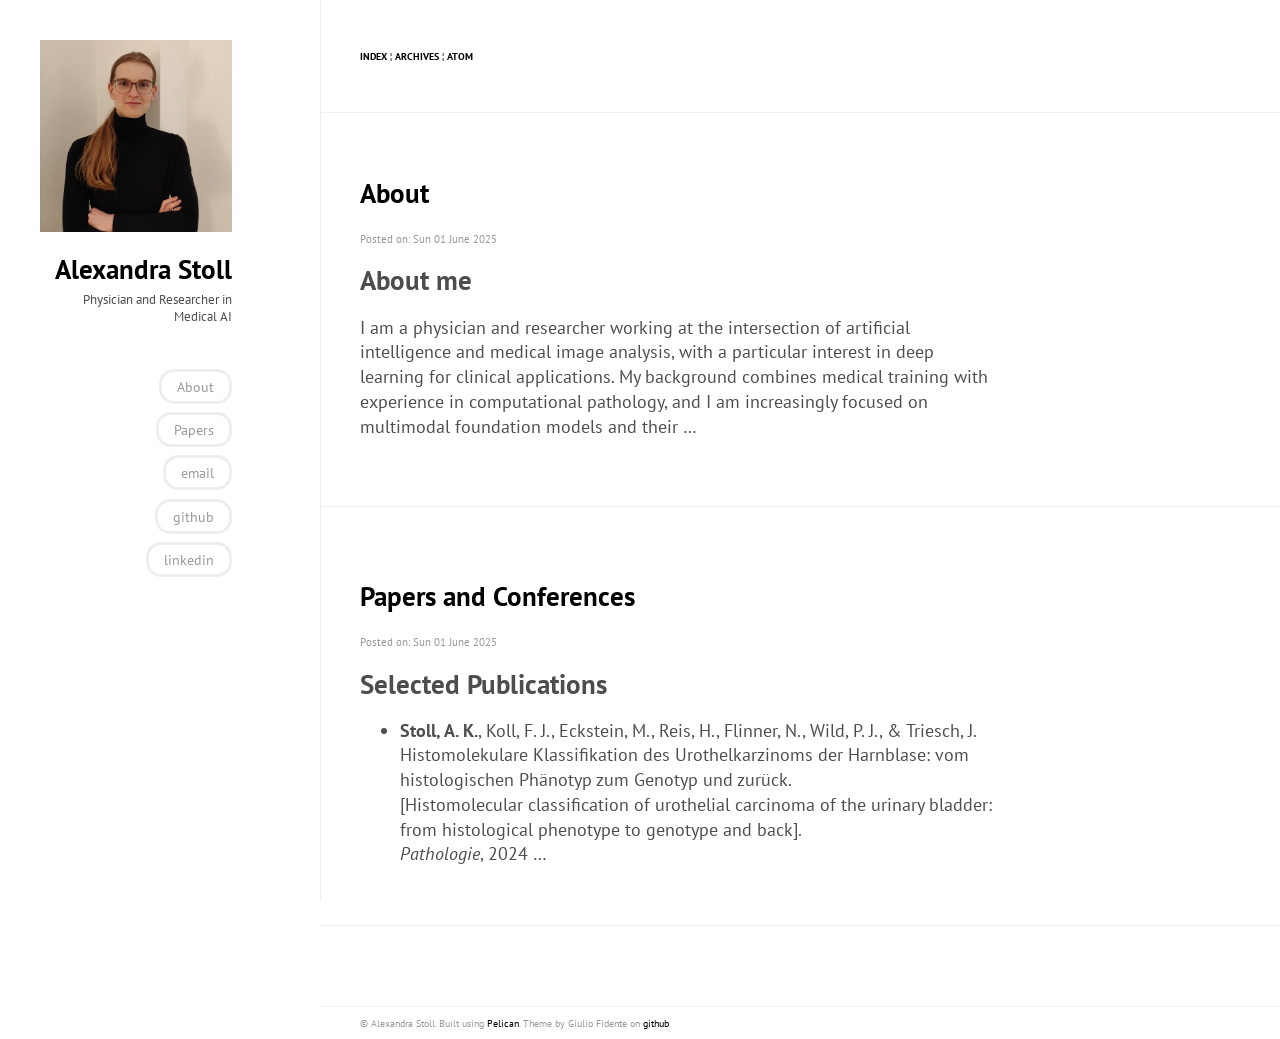
<file: index.html>
<!DOCTYPE html>
<html lang="en">

<head>
  <!-- ## for client-side less
  <link rel="stylesheet/less" type="text/css" href="https://alexandrastoll.github.io/theme/css/style.less">
  <script src="http://cdnjs.cloudflare.com/ajax/libs/less.js/1.7.3/less.min.js" type="text/javascript"></script>
  -->
  <link rel="stylesheet" type="text/css" href="https://alexandrastoll.github.io/theme/css/style.css">
  <link rel="stylesheet" type="text/css" href="https://alexandrastoll.github.io/theme/css/pygments.css">
  <link rel="stylesheet" type="text/css" href="//fonts.googleapis.com/css?family=PT+Sans|PT+Serif|PT+Mono">

  <meta charset="utf-8" />
  <meta name="viewport" content="width=device-width, initial-scale=1.0">
  <meta name="author" content="Alexandra Stoll">
  <meta name="description" content="Posts and writings by Alexandra Stoll">

  <link href="https://alexandrastoll.github.io/feeds/all.atom.xml" type="application/atom+xml" rel="alternate" title="Alexandra Stoll Atom" />


  <title>
    Alexandra Stoll
  </title>

</head>

<body>
  <aside>
    <div id="user_meta">
      <a href="https://alexandrastoll.github.io">
        <img src="/images/my_image.jpg" alt="logo">
      </a>
      <h2><a href="https://alexandrastoll.github.io">Alexandra Stoll</a></h2>
      <p>Physician and Researcher in Medical AI</p>
      <ul>
        <li><a href="/about.html">About</a></li>
        <li><a href="/papers.html">Papers</a></li>
        <li><a href="mailto:alex.stoll93@gmail.com" target="_blank">email</a></li>
        <li><a href="https://github.com/alexandrastoll" target="_blank">github</a></li>
        <li><a href="https://www.linkedin.com/in/alexandra-stoll-569a1498" target="_blank">linkedin</a></li>
      </ul>
    </div>
  </aside>

  <main>
    <header>
      <p>
      <a href="https://alexandrastoll.github.io">Index</a> &brvbar; <a href="https://alexandrastoll.github.io/archives.html">Archives</a>
      &brvbar; <a href="https://alexandrastoll.github.io/feeds/all.atom.xml">Atom</a>
      </p>
    </header>

<article>
  <div class="article_title">
    <h1><a href="https://alexandrastoll.github.io/posts/2025/06/01/About/">About</a></h1>
  </div>
  <div class="article_meta">
    <p>Posted on: Sun 01 June 2025</p>
  </div>
  <div class="article_text">
    <h2>About me</h2>
<p>I am a physician and researcher working at the intersection of artificial intelligence and medical image analysis, with a particular interest in deep learning for clinical applications. My background combines medical training with experience in computational pathology, and I am increasingly focused on multimodal foundation models and their …</p>
  </div>
</article>
<hr />
<article>
  <div class="article_title">
    <h1><a href="https://alexandrastoll.github.io/posts/2025/06/01/papers/">Papers and Conferences</a></h1>
  </div>
  <div class="article_meta">
    <p>Posted on: Sun 01 June 2025</p>
  </div>
  <div class="article_text">
    <h2>Selected Publications</h2>
<ul>
<li>
<p><strong>Stoll, A. K.</strong>, Koll, F. J., Eckstein, M., Reis, H., Flinner, N., Wild, P. J., &amp; Triesch, J. <br>
  Histomolekulare Klassifikation des Urothelkarzinoms der Harnblase: vom histologischen Phänotyp zum Genotyp und zurück.<br>
  [Histomolecular classification of urothelial carcinoma of the urinary bladder: from histological phenotype to genotype and back].<br>
<em>Pathologie</em>, 2024 …</p></li></ul>
  </div>
</article>

<footer>
<div id="paginator">

</div>
</footer>

    <div id="ending_message">
      <p>&copy; Alexandra Stoll. Built using <a href="http://getpelican.com" target="_blank">Pelican</a>. Theme by Giulio Fidente on <a href="https://github.com/gfidente/pelican-svbhack" target="_blank">github</a>. </p>
    </div>
  </main>
</body>
</html>
</file>
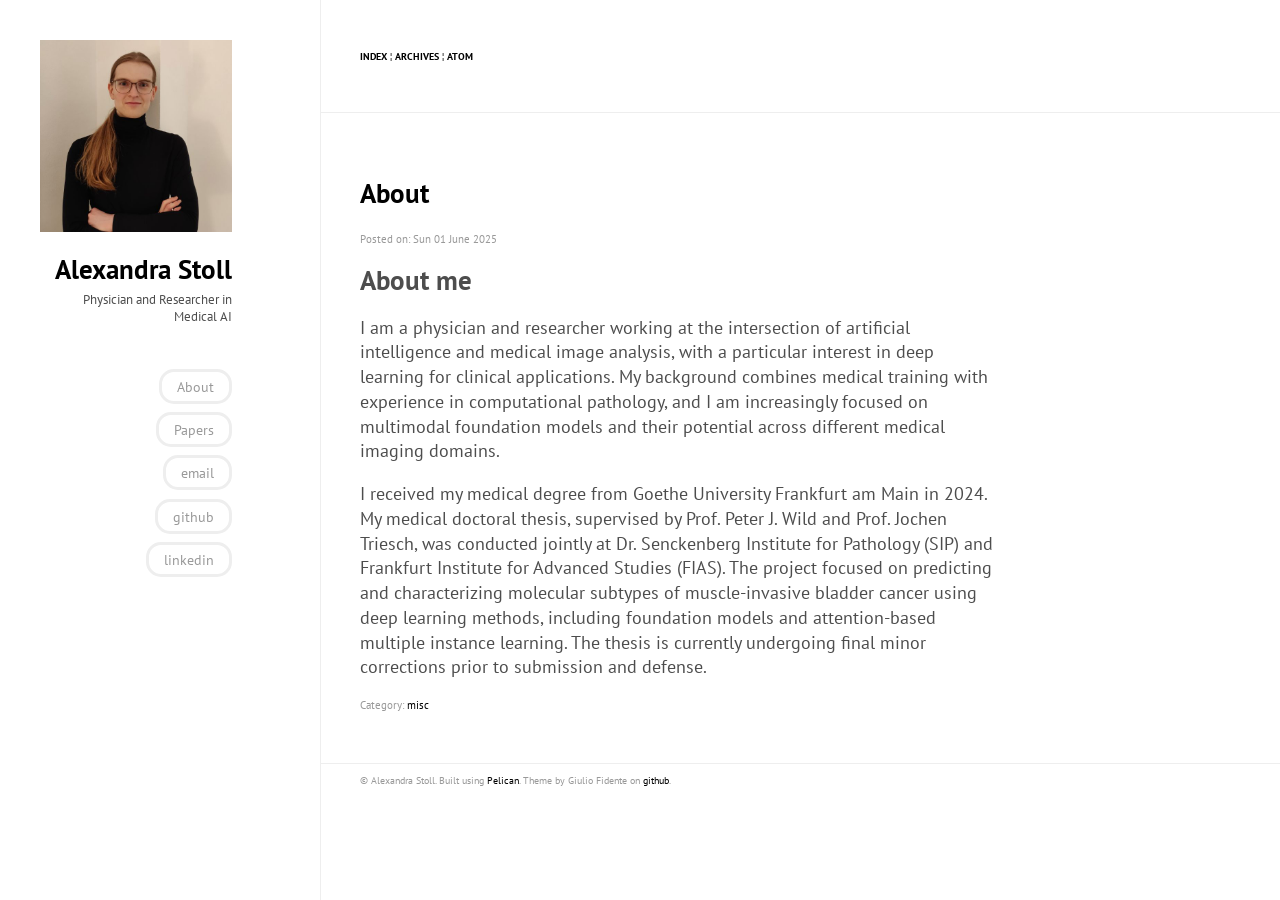
<file: about.html>
<!DOCTYPE html>
<html lang="en">

<head>
  <!-- ## for client-side less
  <link rel="stylesheet/less" type="text/css" href="https://alexandrastoll.github.io/theme/css/style.less">
  <script src="http://cdnjs.cloudflare.com/ajax/libs/less.js/1.7.3/less.min.js" type="text/javascript"></script>
  -->
  <link rel="stylesheet" type="text/css" href="https://alexandrastoll.github.io/theme/css/style.css">
  <link rel="stylesheet" type="text/css" href="https://alexandrastoll.github.io/theme/css/pygments.css">
  <link rel="stylesheet" type="text/css" href="//fonts.googleapis.com/css?family=PT+Sans|PT+Serif|PT+Mono">

  <meta charset="utf-8" />
  <meta name="viewport" content="width=device-width, initial-scale=1.0">
  <meta name="author" content="Alexandra Stoll">
  <meta name="description" content="Posts and writings by Alexandra Stoll">

  <link href="https://alexandrastoll.github.io/feeds/all.atom.xml" type="application/atom+xml" rel="alternate" title="Alexandra Stoll Atom" />

<meta name="keywords" content="">

  <title>
    Alexandra Stoll
&ndash; About  </title>

</head>

<body>
  <aside>
    <div id="user_meta">
      <a href="https://alexandrastoll.github.io">
        <img src="/images/my_image.jpg" alt="logo">
      </a>
      <h2><a href="https://alexandrastoll.github.io">Alexandra Stoll</a></h2>
      <p>Physician and Researcher in Medical AI</p>
      <ul>
        <li><a href="/about.html">About</a></li>
        <li><a href="/papers.html">Papers</a></li>
        <li><a href="mailto:alex.stoll93@gmail.com" target="_blank">email</a></li>
        <li><a href="https://github.com/alexandrastoll" target="_blank">github</a></li>
        <li><a href="https://www.linkedin.com/in/alexandra-stoll-569a1498" target="_blank">linkedin</a></li>
      </ul>
    </div>
  </aside>

  <main>
    <header>
      <p>
      <a href="https://alexandrastoll.github.io">Index</a> &brvbar; <a href="https://alexandrastoll.github.io/archives.html">Archives</a>
      &brvbar; <a href="https://alexandrastoll.github.io/feeds/all.atom.xml">Atom</a>
      </p>
    </header>

<article>
  <div class="article_title">
    <h1><a href="https://alexandrastoll.github.io/posts/2025/06/01/About/">About</a></h1>
  </div>
  <div class="article_meta">
    <p>Posted on: Sun 01 June 2025</p>
  </div>
  <div class="article_text">
    <h2>About me</h2>
<p>I am a physician and researcher working at the intersection of artificial intelligence and medical image analysis, with a particular interest in deep learning for clinical applications. My background combines medical training with experience in computational pathology, and I am increasingly focused on multimodal foundation models and their potential across different medical imaging domains.</p>
<p>I received my medical degree from Goethe University Frankfurt am Main in 2024.
My medical doctoral thesis, supervised by Prof. Peter J. Wild and Prof. Jochen Triesch, was conducted jointly at Dr. Senckenberg Institute for Pathology (SIP) and Frankfurt Institute for Advanced Studies (FIAS). The project focused on predicting and characterizing molecular subtypes of muscle-invasive bladder cancer using deep learning methods, including foundation models and attention-based multiple instance learning.
The thesis is currently undergoing final minor corrections prior to submission and defense.</p>
  </div>
  <div class="article_meta">
    <p>Category: <a href="https://alexandrastoll.github.io/category/misc.html">misc</a>
    </p>
  </div>


</article>


    <div id="ending_message">
      <p>&copy; Alexandra Stoll. Built using <a href="http://getpelican.com" target="_blank">Pelican</a>. Theme by Giulio Fidente on <a href="https://github.com/gfidente/pelican-svbhack" target="_blank">github</a>. </p>
    </div>
  </main>
</body>
</html>
</file>
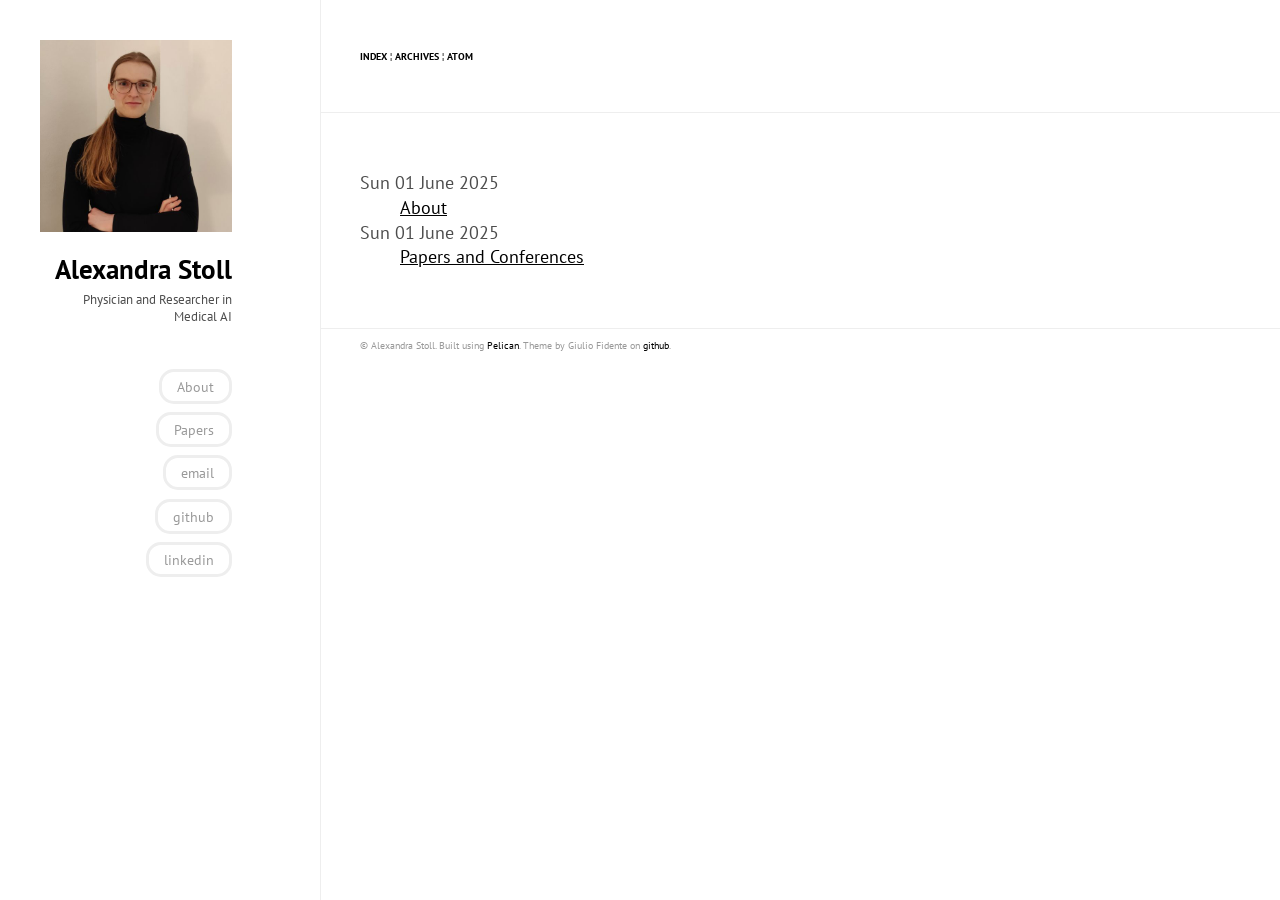
<file: archives.html>
<!DOCTYPE html>
<html lang="en">

<head>
  <!-- ## for client-side less
  <link rel="stylesheet/less" type="text/css" href="https://alexandrastoll.github.io/theme/css/style.less">
  <script src="http://cdnjs.cloudflare.com/ajax/libs/less.js/1.7.3/less.min.js" type="text/javascript"></script>
  -->
  <link rel="stylesheet" type="text/css" href="https://alexandrastoll.github.io/theme/css/style.css">
  <link rel="stylesheet" type="text/css" href="https://alexandrastoll.github.io/theme/css/pygments.css">
  <link rel="stylesheet" type="text/css" href="//fonts.googleapis.com/css?family=PT+Sans|PT+Serif|PT+Mono">

  <meta charset="utf-8" />
  <meta name="viewport" content="width=device-width, initial-scale=1.0">
  <meta name="author" content="Alexandra Stoll">
  <meta name="description" content="Posts and writings by Alexandra Stoll">

  <link href="https://alexandrastoll.github.io/feeds/all.atom.xml" type="application/atom+xml" rel="alternate" title="Alexandra Stoll Atom" />


  <title>
    Alexandra Stoll
&ndash; Archives  </title>

</head>

<body>
  <aside>
    <div id="user_meta">
      <a href="https://alexandrastoll.github.io">
        <img src="/images/my_image.jpg" alt="logo">
      </a>
      <h2><a href="https://alexandrastoll.github.io">Alexandra Stoll</a></h2>
      <p>Physician and Researcher in Medical AI</p>
      <ul>
        <li><a href="/about.html">About</a></li>
        <li><a href="/papers.html">Papers</a></li>
        <li><a href="mailto:alex.stoll93@gmail.com" target="_blank">email</a></li>
        <li><a href="https://github.com/alexandrastoll" target="_blank">github</a></li>
        <li><a href="https://www.linkedin.com/in/alexandra-stoll-569a1498" target="_blank">linkedin</a></li>
      </ul>
    </div>
  </aside>

  <main>
    <header>
      <p>
      <a href="https://alexandrastoll.github.io">Index</a> &brvbar; <a href="https://alexandrastoll.github.io/archives.html">Archives</a>
      &brvbar; <a href="https://alexandrastoll.github.io/feeds/all.atom.xml">Atom</a>
      </p>
    </header>

<article>
  <div class="article_text">
    <dl>
      <dt>Sun 01 June 2025</dt>
      <dd><a href="https://alexandrastoll.github.io/posts/2025/06/01/About/">About</a></dd>
      <dt>Sun 01 June 2025</dt>
      <dd><a href="https://alexandrastoll.github.io/posts/2025/06/01/papers/">Papers and Conferences</a></dd>
    </dl>
  </div>
</article>


    <div id="ending_message">
      <p>&copy; Alexandra Stoll. Built using <a href="http://getpelican.com" target="_blank">Pelican</a>. Theme by Giulio Fidente on <a href="https://github.com/gfidente/pelican-svbhack" target="_blank">github</a>. </p>
    </div>
  </main>
</body>
</html>
</file>
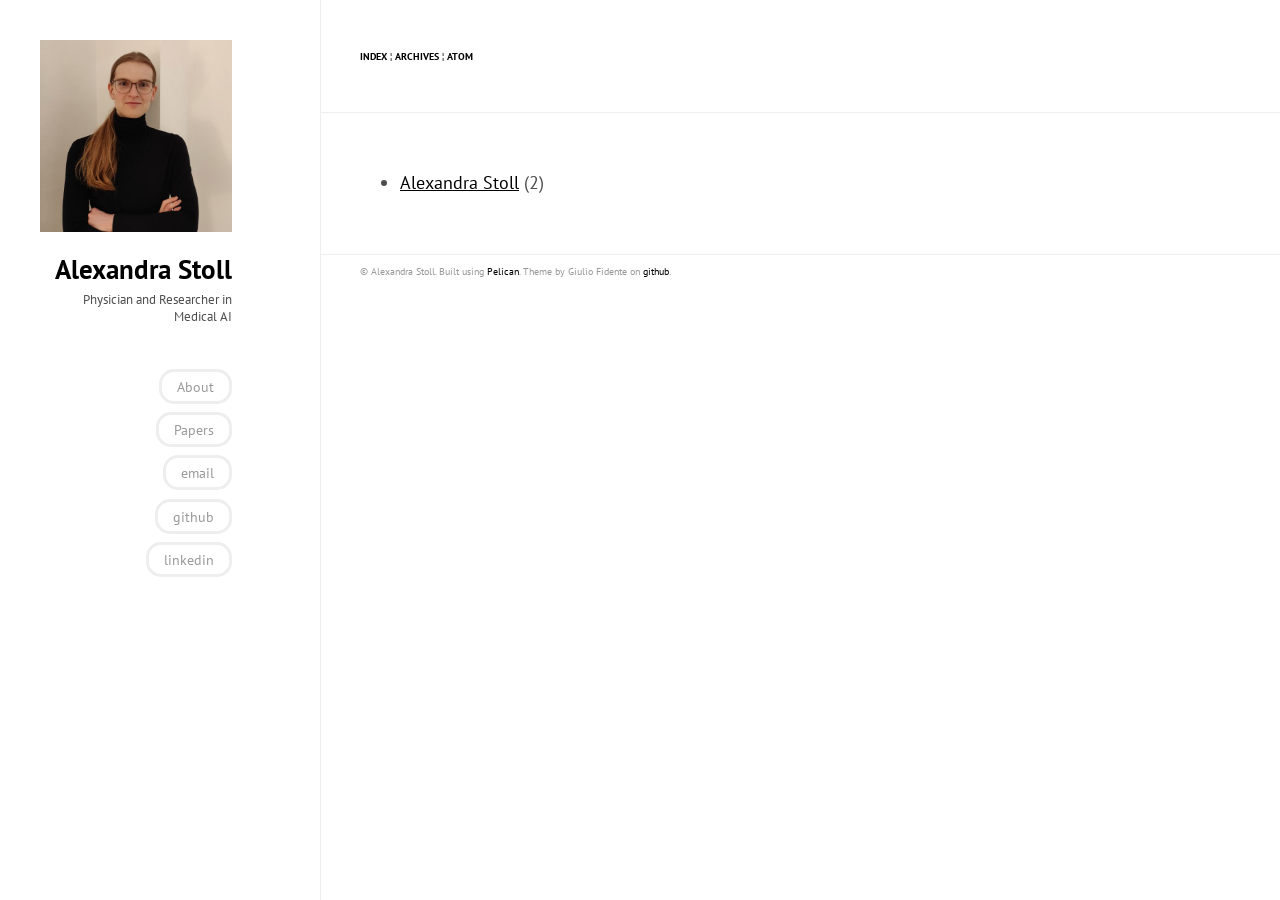
<file: authors.html>
<!DOCTYPE html>
<html lang="en">

<head>
  <!-- ## for client-side less
  <link rel="stylesheet/less" type="text/css" href="https://alexandrastoll.github.io/theme/css/style.less">
  <script src="http://cdnjs.cloudflare.com/ajax/libs/less.js/1.7.3/less.min.js" type="text/javascript"></script>
  -->
  <link rel="stylesheet" type="text/css" href="https://alexandrastoll.github.io/theme/css/style.css">
  <link rel="stylesheet" type="text/css" href="https://alexandrastoll.github.io/theme/css/pygments.css">
  <link rel="stylesheet" type="text/css" href="//fonts.googleapis.com/css?family=PT+Sans|PT+Serif|PT+Mono">

  <meta charset="utf-8" />
  <meta name="viewport" content="width=device-width, initial-scale=1.0">
  <meta name="author" content="Alexandra Stoll">
  <meta name="description" content="Posts and writings by Alexandra Stoll">

  <link href="https://alexandrastoll.github.io/feeds/all.atom.xml" type="application/atom+xml" rel="alternate" title="Alexandra Stoll Atom" />


  <title>
    Alexandra Stoll
&ndash; Authors  </title>

</head>

<body>
  <aside>
    <div id="user_meta">
      <a href="https://alexandrastoll.github.io">
        <img src="/images/my_image.jpg" alt="logo">
      </a>
      <h2><a href="https://alexandrastoll.github.io">Alexandra Stoll</a></h2>
      <p>Physician and Researcher in Medical AI</p>
      <ul>
        <li><a href="/about.html">About</a></li>
        <li><a href="/papers.html">Papers</a></li>
        <li><a href="mailto:alex.stoll93@gmail.com" target="_blank">email</a></li>
        <li><a href="https://github.com/alexandrastoll" target="_blank">github</a></li>
        <li><a href="https://www.linkedin.com/in/alexandra-stoll-569a1498" target="_blank">linkedin</a></li>
      </ul>
    </div>
  </aside>

  <main>
    <header>
      <p>
      <a href="https://alexandrastoll.github.io">Index</a> &brvbar; <a href="https://alexandrastoll.github.io/archives.html">Archives</a>
      &brvbar; <a href="https://alexandrastoll.github.io/feeds/all.atom.xml">Atom</a>
      </p>
    </header>

<article>
  <div class="article_text">
    <ul>
      <li><a href="https://alexandrastoll.github.io/author/alexandra-stoll.html">Alexandra Stoll</a> (2)</li>
    </ul>
  </div>
</article>


    <div id="ending_message">
      <p>&copy; Alexandra Stoll. Built using <a href="http://getpelican.com" target="_blank">Pelican</a>. Theme by Giulio Fidente on <a href="https://github.com/gfidente/pelican-svbhack" target="_blank">github</a>. </p>
    </div>
  </main>
</body>
</html>
</file>
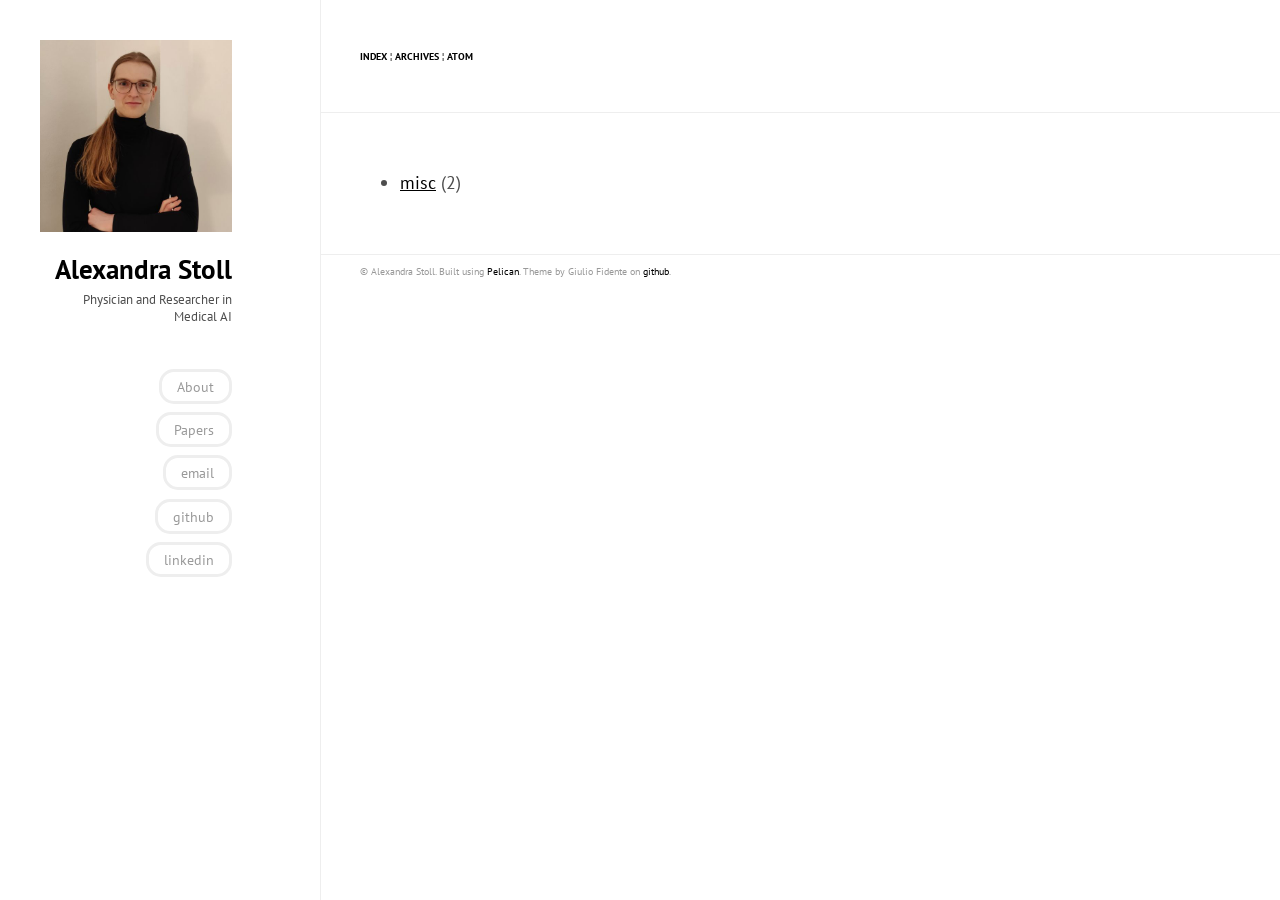
<file: categories.html>
<!DOCTYPE html>
<html lang="en">

<head>
  <!-- ## for client-side less
  <link rel="stylesheet/less" type="text/css" href="https://alexandrastoll.github.io/theme/css/style.less">
  <script src="http://cdnjs.cloudflare.com/ajax/libs/less.js/1.7.3/less.min.js" type="text/javascript"></script>
  -->
  <link rel="stylesheet" type="text/css" href="https://alexandrastoll.github.io/theme/css/style.css">
  <link rel="stylesheet" type="text/css" href="https://alexandrastoll.github.io/theme/css/pygments.css">
  <link rel="stylesheet" type="text/css" href="//fonts.googleapis.com/css?family=PT+Sans|PT+Serif|PT+Mono">

  <meta charset="utf-8" />
  <meta name="viewport" content="width=device-width, initial-scale=1.0">
  <meta name="author" content="Alexandra Stoll">
  <meta name="description" content="Posts and writings by Alexandra Stoll">

  <link href="https://alexandrastoll.github.io/feeds/all.atom.xml" type="application/atom+xml" rel="alternate" title="Alexandra Stoll Atom" />


  <title>
    Alexandra Stoll
&ndash; Categories  </title>

</head>

<body>
  <aside>
    <div id="user_meta">
      <a href="https://alexandrastoll.github.io">
        <img src="/images/my_image.jpg" alt="logo">
      </a>
      <h2><a href="https://alexandrastoll.github.io">Alexandra Stoll</a></h2>
      <p>Physician and Researcher in Medical AI</p>
      <ul>
        <li><a href="/about.html">About</a></li>
        <li><a href="/papers.html">Papers</a></li>
        <li><a href="mailto:alex.stoll93@gmail.com" target="_blank">email</a></li>
        <li><a href="https://github.com/alexandrastoll" target="_blank">github</a></li>
        <li><a href="https://www.linkedin.com/in/alexandra-stoll-569a1498" target="_blank">linkedin</a></li>
      </ul>
    </div>
  </aside>

  <main>
    <header>
      <p>
      <a href="https://alexandrastoll.github.io">Index</a> &brvbar; <a href="https://alexandrastoll.github.io/archives.html">Archives</a>
      &brvbar; <a href="https://alexandrastoll.github.io/feeds/all.atom.xml">Atom</a>
      </p>
    </header>

<article>
  <div class="article_text">
    <ul>
      <li><a href="https://alexandrastoll.github.io/category/misc.html">misc</a> (2)</li>
    </ul>
  </div>
</article>


    <div id="ending_message">
      <p>&copy; Alexandra Stoll. Built using <a href="http://getpelican.com" target="_blank">Pelican</a>. Theme by Giulio Fidente on <a href="https://github.com/gfidente/pelican-svbhack" target="_blank">github</a>. </p>
    </div>
  </main>
</body>
</html>
</file>
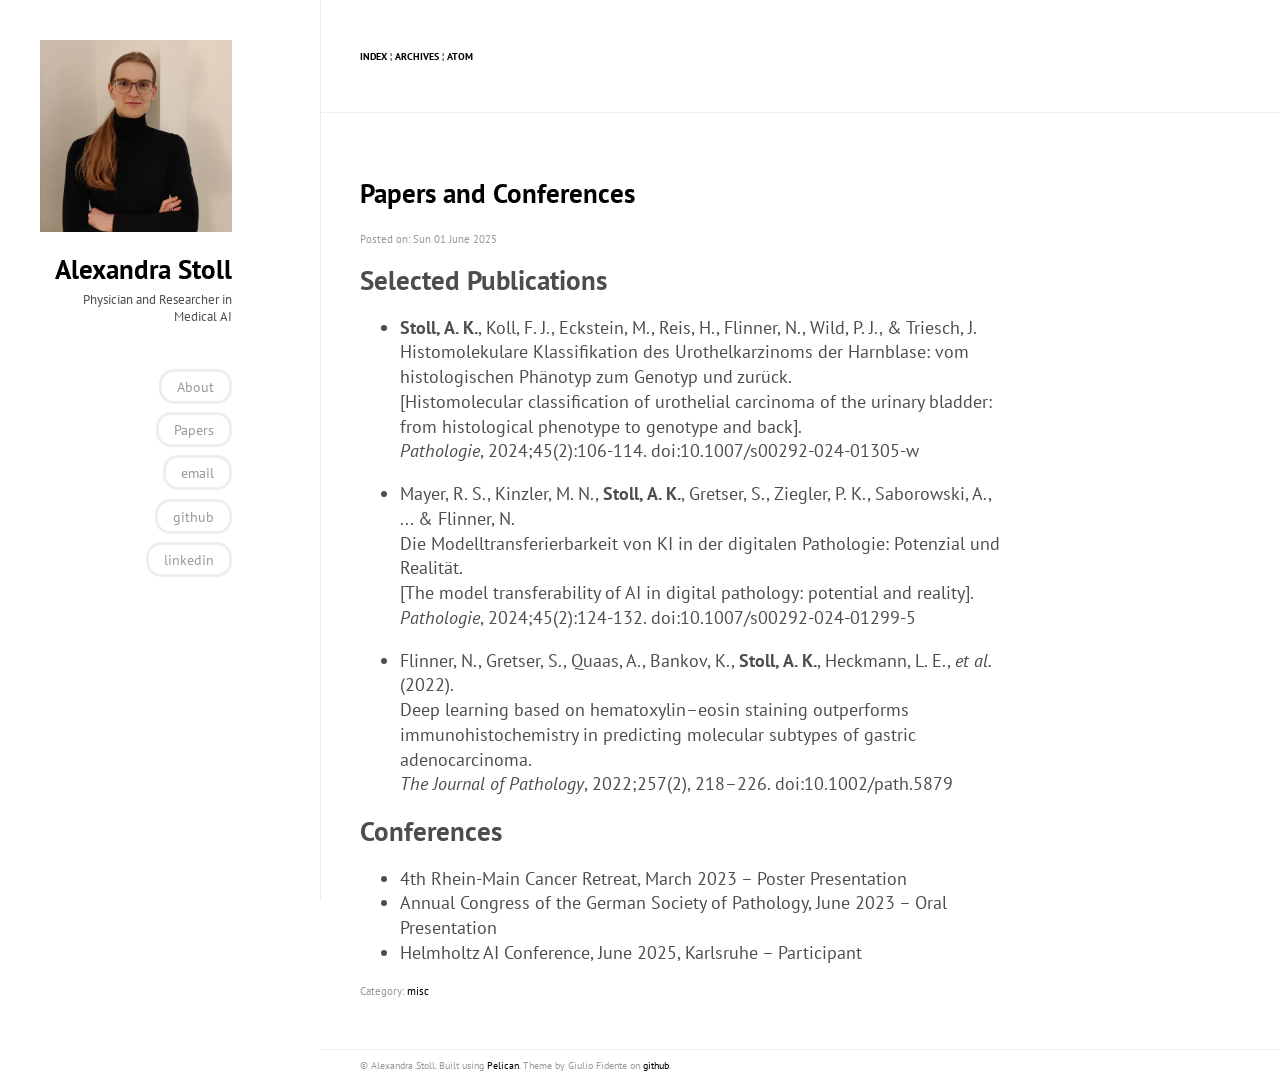
<file: papers.html>
<!DOCTYPE html>
<html lang="en">

<head>
  <!-- ## for client-side less
  <link rel="stylesheet/less" type="text/css" href="https://alexandrastoll.github.io/theme/css/style.less">
  <script src="http://cdnjs.cloudflare.com/ajax/libs/less.js/1.7.3/less.min.js" type="text/javascript"></script>
  -->
  <link rel="stylesheet" type="text/css" href="https://alexandrastoll.github.io/theme/css/style.css">
  <link rel="stylesheet" type="text/css" href="https://alexandrastoll.github.io/theme/css/pygments.css">
  <link rel="stylesheet" type="text/css" href="//fonts.googleapis.com/css?family=PT+Sans|PT+Serif|PT+Mono">

  <meta charset="utf-8" />
  <meta name="viewport" content="width=device-width, initial-scale=1.0">
  <meta name="author" content="Alexandra Stoll">
  <meta name="description" content="Posts and writings by Alexandra Stoll">

  <link href="https://alexandrastoll.github.io/feeds/all.atom.xml" type="application/atom+xml" rel="alternate" title="Alexandra Stoll Atom" />

<meta name="keywords" content="">

  <title>
    Alexandra Stoll
&ndash; Papers and Conferences  </title>

</head>

<body>
  <aside>
    <div id="user_meta">
      <a href="https://alexandrastoll.github.io">
        <img src="/images/my_image.jpg" alt="logo">
      </a>
      <h2><a href="https://alexandrastoll.github.io">Alexandra Stoll</a></h2>
      <p>Physician and Researcher in Medical AI</p>
      <ul>
        <li><a href="/about.html">About</a></li>
        <li><a href="/papers.html">Papers</a></li>
        <li><a href="mailto:alex.stoll93@gmail.com" target="_blank">email</a></li>
        <li><a href="https://github.com/alexandrastoll" target="_blank">github</a></li>
        <li><a href="https://www.linkedin.com/in/alexandra-stoll-569a1498" target="_blank">linkedin</a></li>
      </ul>
    </div>
  </aside>

  <main>
    <header>
      <p>
      <a href="https://alexandrastoll.github.io">Index</a> &brvbar; <a href="https://alexandrastoll.github.io/archives.html">Archives</a>
      &brvbar; <a href="https://alexandrastoll.github.io/feeds/all.atom.xml">Atom</a>
      </p>
    </header>

<article>
  <div class="article_title">
    <h1><a href="https://alexandrastoll.github.io/posts/2025/06/01/papers/">Papers and Conferences</a></h1>
  </div>
  <div class="article_meta">
    <p>Posted on: Sun 01 June 2025</p>
  </div>
  <div class="article_text">
    <h2>Selected Publications</h2>
<ul>
<li>
<p><strong>Stoll, A. K.</strong>, Koll, F. J., Eckstein, M., Reis, H., Flinner, N., Wild, P. J., &amp; Triesch, J. <br>
  Histomolekulare Klassifikation des Urothelkarzinoms der Harnblase: vom histologischen Phänotyp zum Genotyp und zurück.<br>
  [Histomolecular classification of urothelial carcinoma of the urinary bladder: from histological phenotype to genotype and back].<br>
<em>Pathologie</em>, 2024;45(2):106-114. doi:10.1007/s00292-024-01305-w </p>
</li>
<li>
<p>Mayer, R. S., Kinzler, M. N., <strong>Stoll, A. K.</strong>, Gretser, S., Ziegler, P. K., Saborowski, A., ... &amp; Flinner, N.<br>
  Die Modelltransferierbarkeit von KI in der digitalen Pathologie: Potenzial und Realität.<br>
  [The model transferability of AI in digital pathology: potential and reality].<br>
<em>Pathologie</em>, 2024;45(2):124-132. doi:10.1007/s00292-024-01299-5</p>
</li>
<li>
<p>Flinner, N., Gretser, S., Quaas, A., Bankov, K., <strong>Stoll, A. K.</strong>, Heckmann, L. E., <em>et al.</em> (2022).<br>
  Deep learning based on hematoxylin–eosin staining outperforms immunohistochemistry in predicting molecular subtypes of gastric adenocarcinoma.<br>
<em>The Journal of Pathology</em>, 2022;257(2), 218–226. doi:10.1002/path.5879</p>
</li>
</ul>
<h2>Conferences</h2>
<ul>
<li>4th Rhein-Main Cancer Retreat, March 2023 – Poster Presentation</li>
<li>Annual Congress of the German Society of Pathology, June 2023 – Oral Presentation</li>
<li>Helmholtz AI Conference, June 2025, Karlsruhe – Participant</li>
</ul>
  </div>
  <div class="article_meta">
    <p>Category: <a href="https://alexandrastoll.github.io/category/misc.html">misc</a>
    </p>
  </div>


</article>


    <div id="ending_message">
      <p>&copy; Alexandra Stoll. Built using <a href="http://getpelican.com" target="_blank">Pelican</a>. Theme by Giulio Fidente on <a href="https://github.com/gfidente/pelican-svbhack" target="_blank">github</a>. </p>
    </div>
  </main>
</body>
</html>
</file>
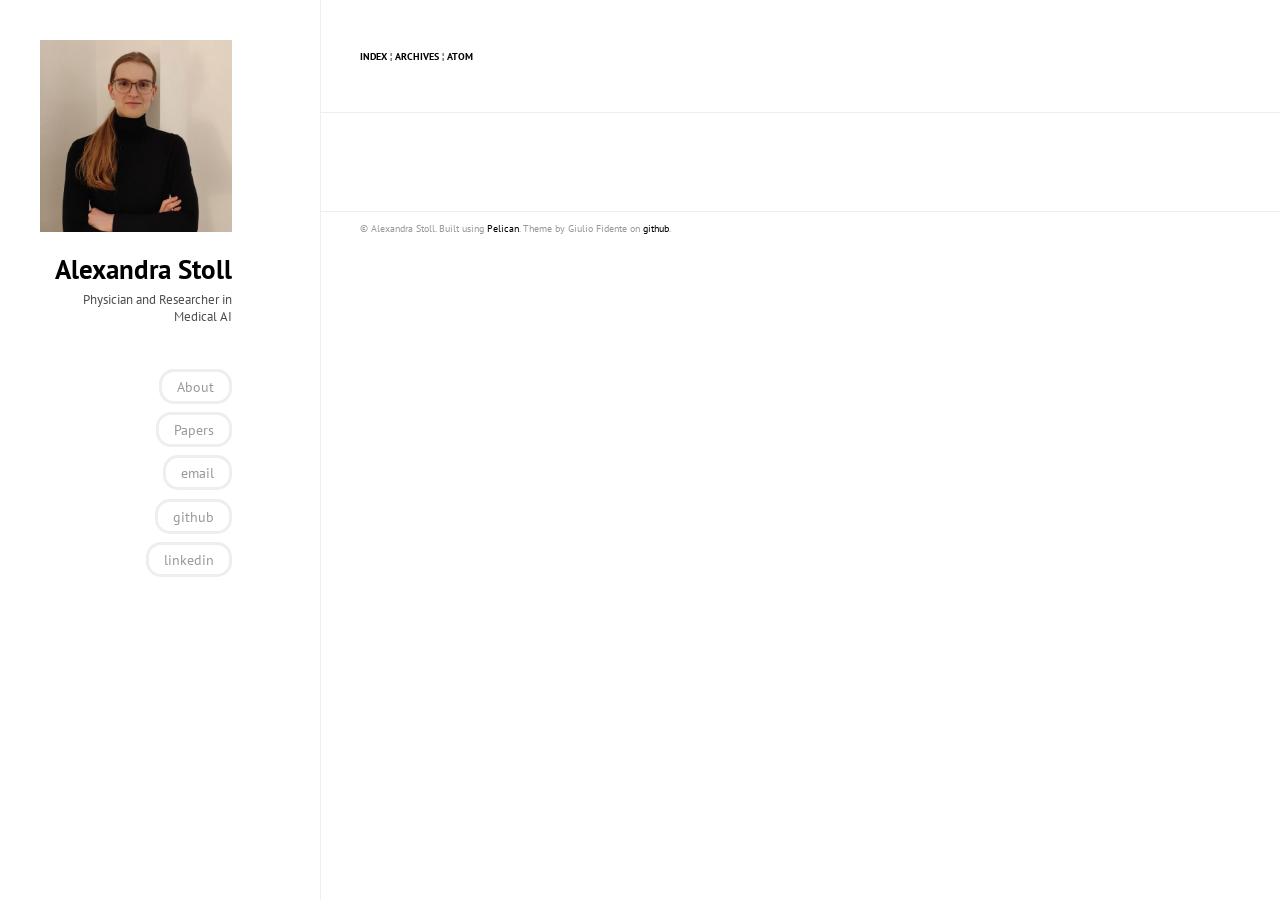
<file: tags.html>
<!DOCTYPE html>
<html lang="en">

<head>
  <!-- ## for client-side less
  <link rel="stylesheet/less" type="text/css" href="https://alexandrastoll.github.io/theme/css/style.less">
  <script src="http://cdnjs.cloudflare.com/ajax/libs/less.js/1.7.3/less.min.js" type="text/javascript"></script>
  -->
  <link rel="stylesheet" type="text/css" href="https://alexandrastoll.github.io/theme/css/style.css">
  <link rel="stylesheet" type="text/css" href="https://alexandrastoll.github.io/theme/css/pygments.css">
  <link rel="stylesheet" type="text/css" href="//fonts.googleapis.com/css?family=PT+Sans|PT+Serif|PT+Mono">

  <meta charset="utf-8" />
  <meta name="viewport" content="width=device-width, initial-scale=1.0">
  <meta name="author" content="Alexandra Stoll">
  <meta name="description" content="Posts and writings by Alexandra Stoll">

  <link href="https://alexandrastoll.github.io/feeds/all.atom.xml" type="application/atom+xml" rel="alternate" title="Alexandra Stoll Atom" />


  <title>
    Alexandra Stoll
&ndash; Tags  </title>

</head>

<body>
  <aside>
    <div id="user_meta">
      <a href="https://alexandrastoll.github.io">
        <img src="/images/my_image.jpg" alt="logo">
      </a>
      <h2><a href="https://alexandrastoll.github.io">Alexandra Stoll</a></h2>
      <p>Physician and Researcher in Medical AI</p>
      <ul>
        <li><a href="/about.html">About</a></li>
        <li><a href="/papers.html">Papers</a></li>
        <li><a href="mailto:alex.stoll93@gmail.com" target="_blank">email</a></li>
        <li><a href="https://github.com/alexandrastoll" target="_blank">github</a></li>
        <li><a href="https://www.linkedin.com/in/alexandra-stoll-569a1498" target="_blank">linkedin</a></li>
      </ul>
    </div>
  </aside>

  <main>
    <header>
      <p>
      <a href="https://alexandrastoll.github.io">Index</a> &brvbar; <a href="https://alexandrastoll.github.io/archives.html">Archives</a>
      &brvbar; <a href="https://alexandrastoll.github.io/feeds/all.atom.xml">Atom</a>
      </p>
    </header>

<article>
  <div class="article_text">
    <ul>    </ul>
  </div>
</article>


    <div id="ending_message">
      <p>&copy; Alexandra Stoll. Built using <a href="http://getpelican.com" target="_blank">Pelican</a>. Theme by Giulio Fidente on <a href="https://github.com/gfidente/pelican-svbhack" target="_blank">github</a>. </p>
    </div>
  </main>
</body>
</html>
</file>
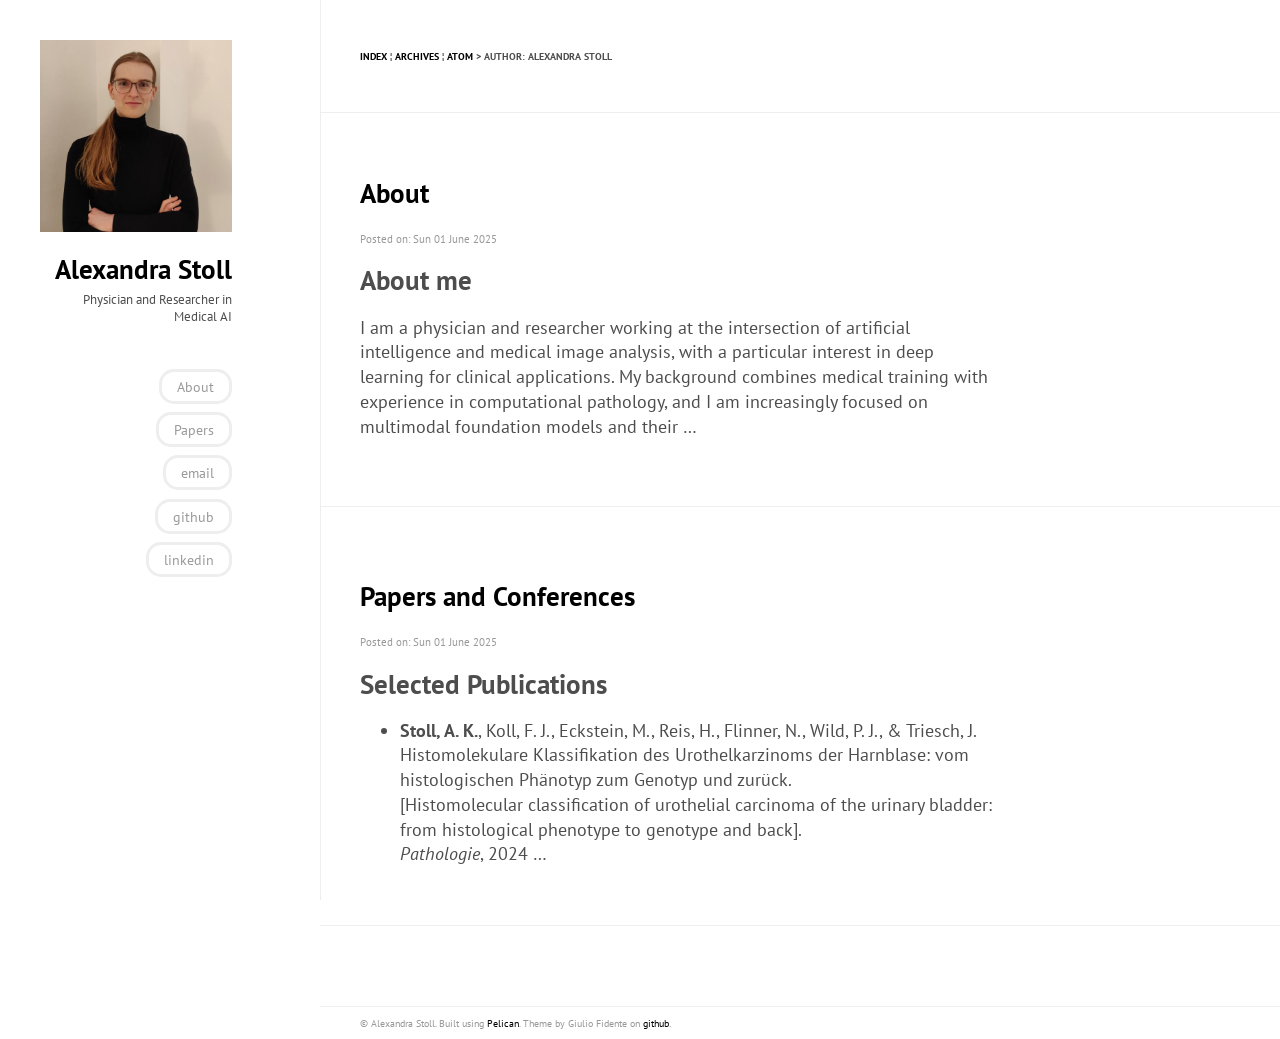
<file: author/alexandra-stoll.html>
<!DOCTYPE html>
<html lang="en">

<head>
  <!-- ## for client-side less
  <link rel="stylesheet/less" type="text/css" href="https://alexandrastoll.github.io/theme/css/style.less">
  <script src="http://cdnjs.cloudflare.com/ajax/libs/less.js/1.7.3/less.min.js" type="text/javascript"></script>
  -->
  <link rel="stylesheet" type="text/css" href="https://alexandrastoll.github.io/theme/css/style.css">
  <link rel="stylesheet" type="text/css" href="https://alexandrastoll.github.io/theme/css/pygments.css">
  <link rel="stylesheet" type="text/css" href="//fonts.googleapis.com/css?family=PT+Sans|PT+Serif|PT+Mono">

  <meta charset="utf-8" />
  <meta name="viewport" content="width=device-width, initial-scale=1.0">
  <meta name="author" content="Alexandra Stoll">
  <meta name="description" content="Posts and writings by Alexandra Stoll">

  <link href="https://alexandrastoll.github.io/feeds/all.atom.xml" type="application/atom+xml" rel="alternate" title="Alexandra Stoll Atom" />


  <title>
    Alexandra Stoll
&ndash; Posts by: Alexandra Stoll  </title>

</head>

<body>
  <aside>
    <div id="user_meta">
      <a href="https://alexandrastoll.github.io">
        <img src="/images/my_image.jpg" alt="logo">
      </a>
      <h2><a href="https://alexandrastoll.github.io">Alexandra Stoll</a></h2>
      <p>Physician and Researcher in Medical AI</p>
      <ul>
        <li><a href="/about.html">About</a></li>
        <li><a href="/papers.html">Papers</a></li>
        <li><a href="mailto:alex.stoll93@gmail.com" target="_blank">email</a></li>
        <li><a href="https://github.com/alexandrastoll" target="_blank">github</a></li>
        <li><a href="https://www.linkedin.com/in/alexandra-stoll-569a1498" target="_blank">linkedin</a></li>
      </ul>
    </div>
  </aside>

  <main>
    <header>
      <p>
      <a href="https://alexandrastoll.github.io">Index</a> &brvbar; <a href="https://alexandrastoll.github.io/archives.html">Archives</a>
      &brvbar; <a href="https://alexandrastoll.github.io/feeds/all.atom.xml">Atom</a>
&gt; Author: Alexandra Stoll
      </p>
    </header>

<article>
  <div class="article_title">
    <h1><a href="https://alexandrastoll.github.io/posts/2025/06/01/About/">About</a></h1>
  </div>
  <div class="article_meta">
    <p>Posted on: Sun 01 June 2025</p>
  </div>
  <div class="article_text">
    <h2>About me</h2>
<p>I am a physician and researcher working at the intersection of artificial intelligence and medical image analysis, with a particular interest in deep learning for clinical applications. My background combines medical training with experience in computational pathology, and I am increasingly focused on multimodal foundation models and their …</p>
  </div>
</article>
<hr />
<article>
  <div class="article_title">
    <h1><a href="https://alexandrastoll.github.io/posts/2025/06/01/papers/">Papers and Conferences</a></h1>
  </div>
  <div class="article_meta">
    <p>Posted on: Sun 01 June 2025</p>
  </div>
  <div class="article_text">
    <h2>Selected Publications</h2>
<ul>
<li>
<p><strong>Stoll, A. K.</strong>, Koll, F. J., Eckstein, M., Reis, H., Flinner, N., Wild, P. J., &amp; Triesch, J. <br>
  Histomolekulare Klassifikation des Urothelkarzinoms der Harnblase: vom histologischen Phänotyp zum Genotyp und zurück.<br>
  [Histomolecular classification of urothelial carcinoma of the urinary bladder: from histological phenotype to genotype and back].<br>
<em>Pathologie</em>, 2024 …</p></li></ul>
  </div>
</article>

<footer>
<div id="paginator">

</div>
</footer>

    <div id="ending_message">
      <p>&copy; Alexandra Stoll. Built using <a href="http://getpelican.com" target="_blank">Pelican</a>. Theme by Giulio Fidente on <a href="https://github.com/gfidente/pelican-svbhack" target="_blank">github</a>. </p>
    </div>
  </main>
</body>
</html>
</file>
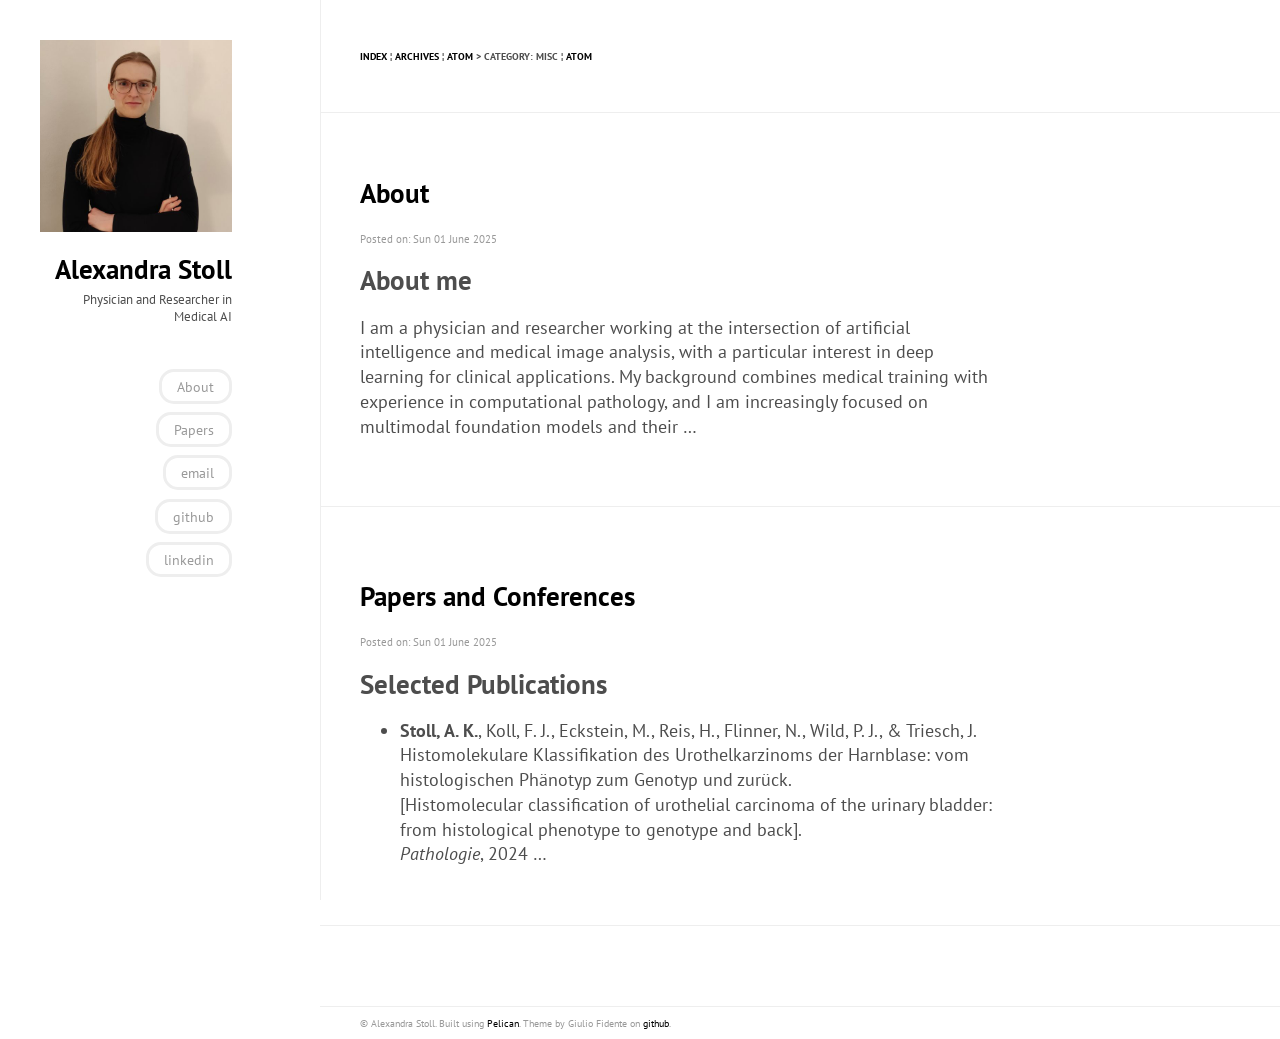
<file: category/misc.html>
<!DOCTYPE html>
<html lang="en">

<head>
  <!-- ## for client-side less
  <link rel="stylesheet/less" type="text/css" href="https://alexandrastoll.github.io/theme/css/style.less">
  <script src="http://cdnjs.cloudflare.com/ajax/libs/less.js/1.7.3/less.min.js" type="text/javascript"></script>
  -->
  <link rel="stylesheet" type="text/css" href="https://alexandrastoll.github.io/theme/css/style.css">
  <link rel="stylesheet" type="text/css" href="https://alexandrastoll.github.io/theme/css/pygments.css">
  <link rel="stylesheet" type="text/css" href="//fonts.googleapis.com/css?family=PT+Sans|PT+Serif|PT+Mono">

  <meta charset="utf-8" />
  <meta name="viewport" content="width=device-width, initial-scale=1.0">
  <meta name="author" content="Alexandra Stoll">
  <meta name="description" content="Posts and writings by Alexandra Stoll">

  <link href="https://alexandrastoll.github.io/feeds/all.atom.xml" type="application/atom+xml" rel="alternate" title="Alexandra Stoll Atom" />

<link href="https://alexandrastoll.github.io/feeds/misc.atom.xml" type="application/atom+xml" rel="alternate" title="Alexandra Stoll misc Category Atom" />

  <title>
    Alexandra Stoll
&ndash; Category: misc  </title>

</head>

<body>
  <aside>
    <div id="user_meta">
      <a href="https://alexandrastoll.github.io">
        <img src="/images/my_image.jpg" alt="logo">
      </a>
      <h2><a href="https://alexandrastoll.github.io">Alexandra Stoll</a></h2>
      <p>Physician and Researcher in Medical AI</p>
      <ul>
        <li><a href="/about.html">About</a></li>
        <li><a href="/papers.html">Papers</a></li>
        <li><a href="mailto:alex.stoll93@gmail.com" target="_blank">email</a></li>
        <li><a href="https://github.com/alexandrastoll" target="_blank">github</a></li>
        <li><a href="https://www.linkedin.com/in/alexandra-stoll-569a1498" target="_blank">linkedin</a></li>
      </ul>
    </div>
  </aside>

  <main>
    <header>
      <p>
      <a href="https://alexandrastoll.github.io">Index</a> &brvbar; <a href="https://alexandrastoll.github.io/archives.html">Archives</a>
      &brvbar; <a href="https://alexandrastoll.github.io/feeds/all.atom.xml">Atom</a>
&gt; Category: misc
&brvbar; <a href="https://alexandrastoll.github.io/feeds/misc.atom.xml">Atom</a>
      </p>
    </header>

<article>
  <div class="article_title">
    <h1><a href="https://alexandrastoll.github.io/posts/2025/06/01/About/">About</a></h1>
  </div>
  <div class="article_meta">
    <p>Posted on: Sun 01 June 2025</p>
  </div>
  <div class="article_text">
    <h2>About me</h2>
<p>I am a physician and researcher working at the intersection of artificial intelligence and medical image analysis, with a particular interest in deep learning for clinical applications. My background combines medical training with experience in computational pathology, and I am increasingly focused on multimodal foundation models and their …</p>
  </div>
</article>
<hr />
<article>
  <div class="article_title">
    <h1><a href="https://alexandrastoll.github.io/posts/2025/06/01/papers/">Papers and Conferences</a></h1>
  </div>
  <div class="article_meta">
    <p>Posted on: Sun 01 June 2025</p>
  </div>
  <div class="article_text">
    <h2>Selected Publications</h2>
<ul>
<li>
<p><strong>Stoll, A. K.</strong>, Koll, F. J., Eckstein, M., Reis, H., Flinner, N., Wild, P. J., &amp; Triesch, J. <br>
  Histomolekulare Klassifikation des Urothelkarzinoms der Harnblase: vom histologischen Phänotyp zum Genotyp und zurück.<br>
  [Histomolecular classification of urothelial carcinoma of the urinary bladder: from histological phenotype to genotype and back].<br>
<em>Pathologie</em>, 2024 …</p></li></ul>
  </div>
</article>

<footer>
<div id="paginator">

</div>
</footer>

    <div id="ending_message">
      <p>&copy; Alexandra Stoll. Built using <a href="http://getpelican.com" target="_blank">Pelican</a>. Theme by Giulio Fidente on <a href="https://github.com/gfidente/pelican-svbhack" target="_blank">github</a>. </p>
    </div>
  </main>
</body>
</html>
</file>
